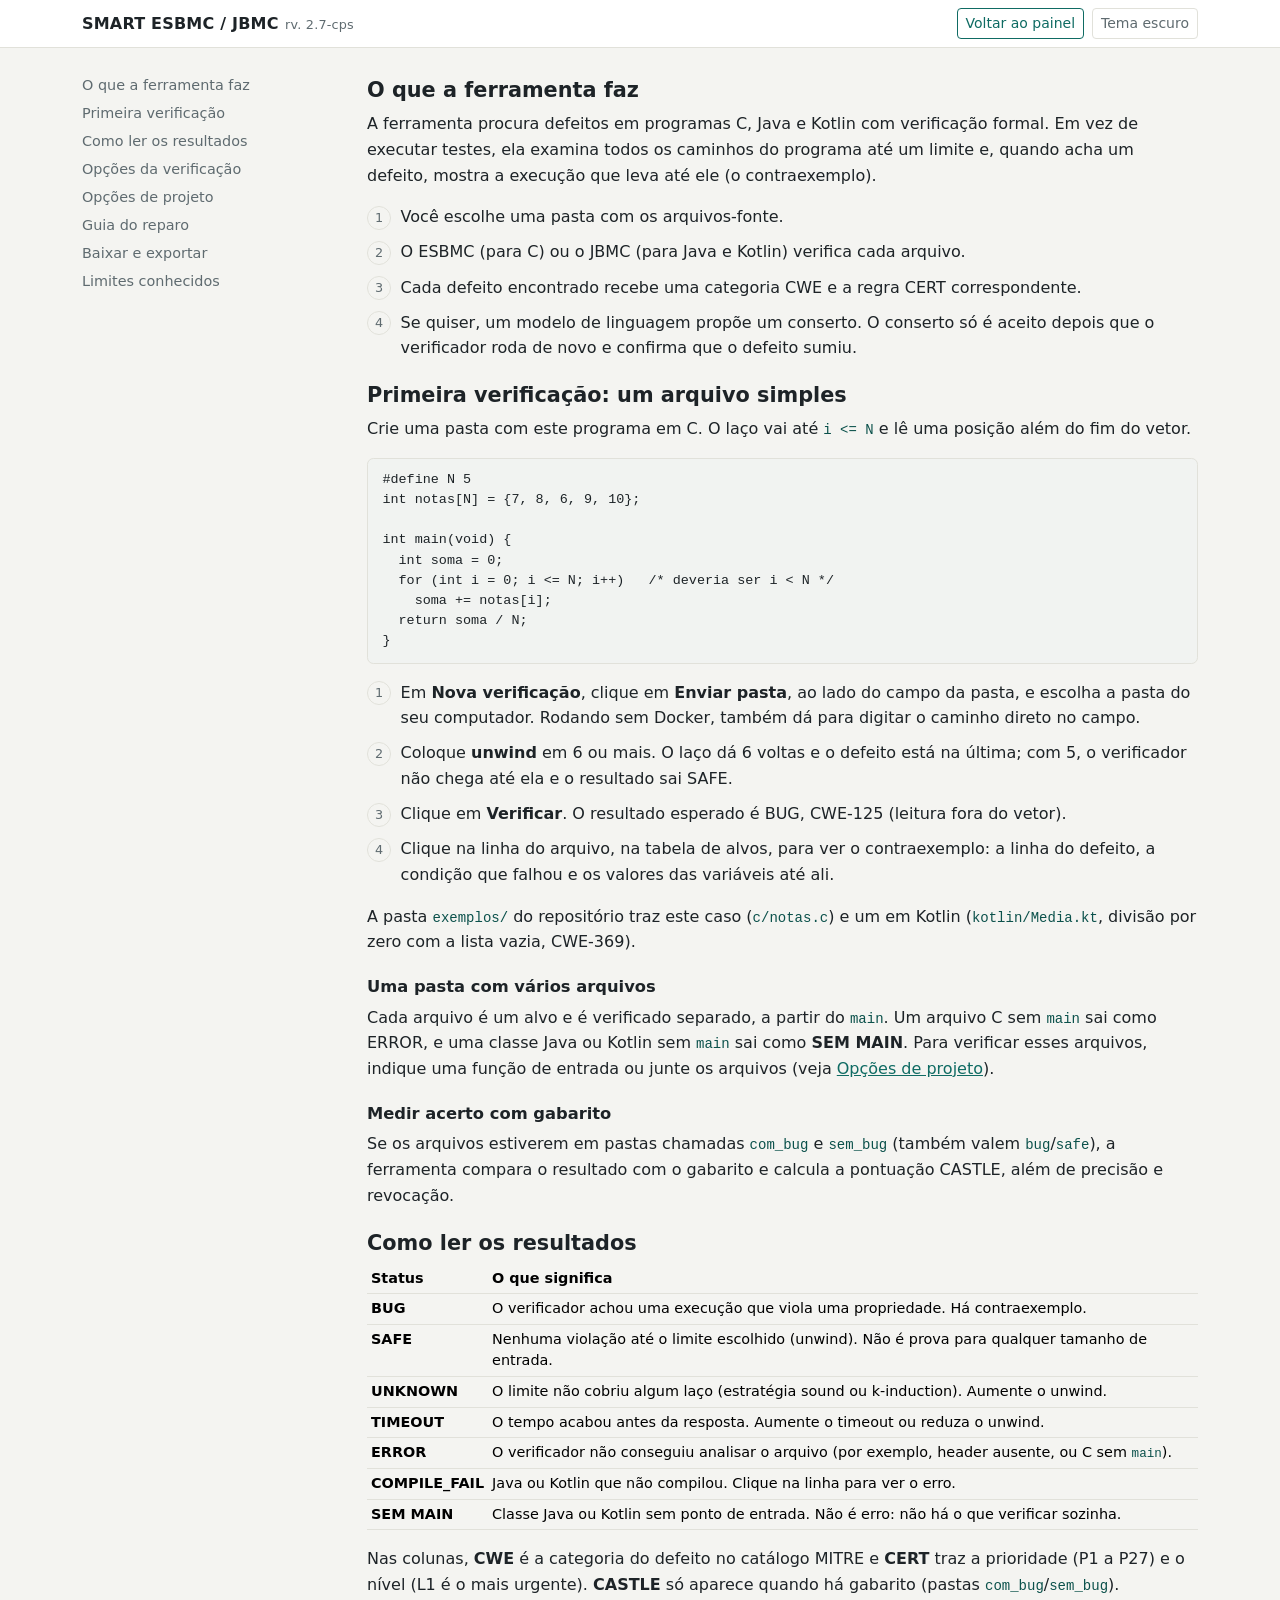
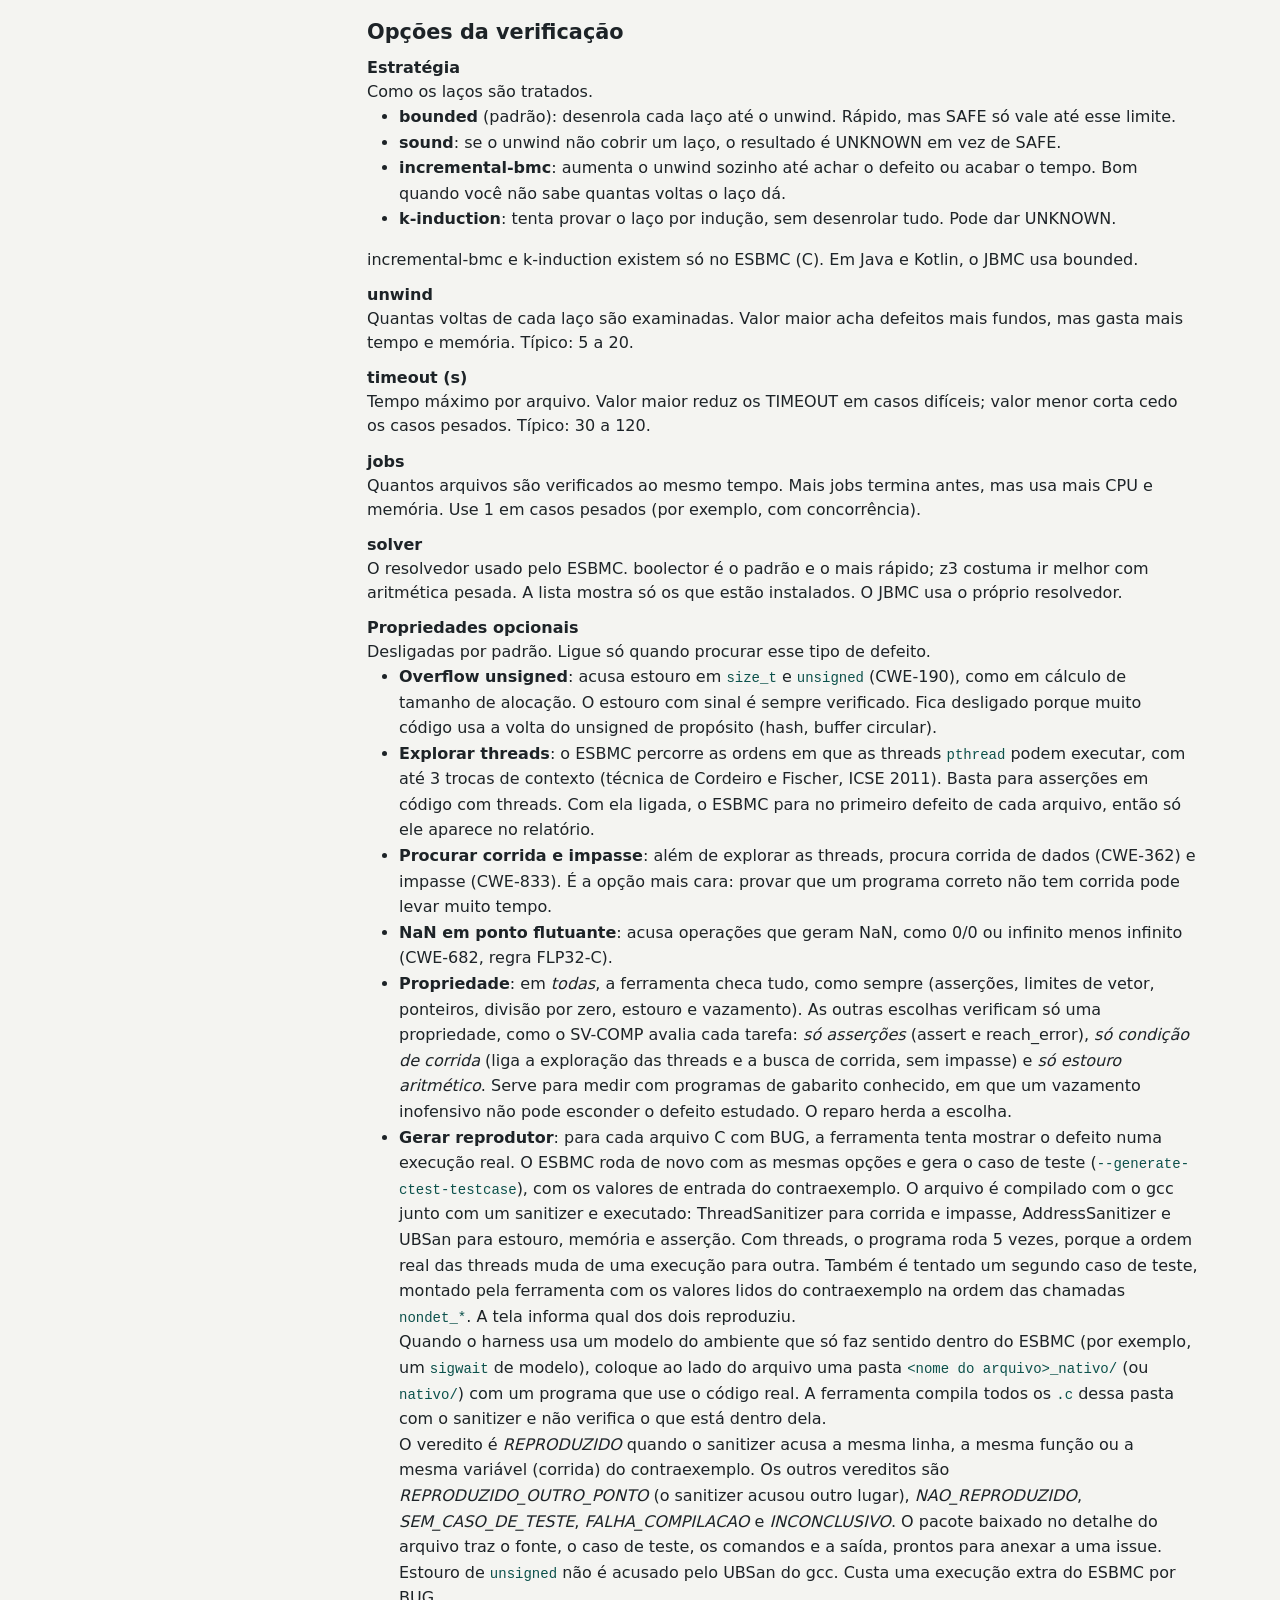
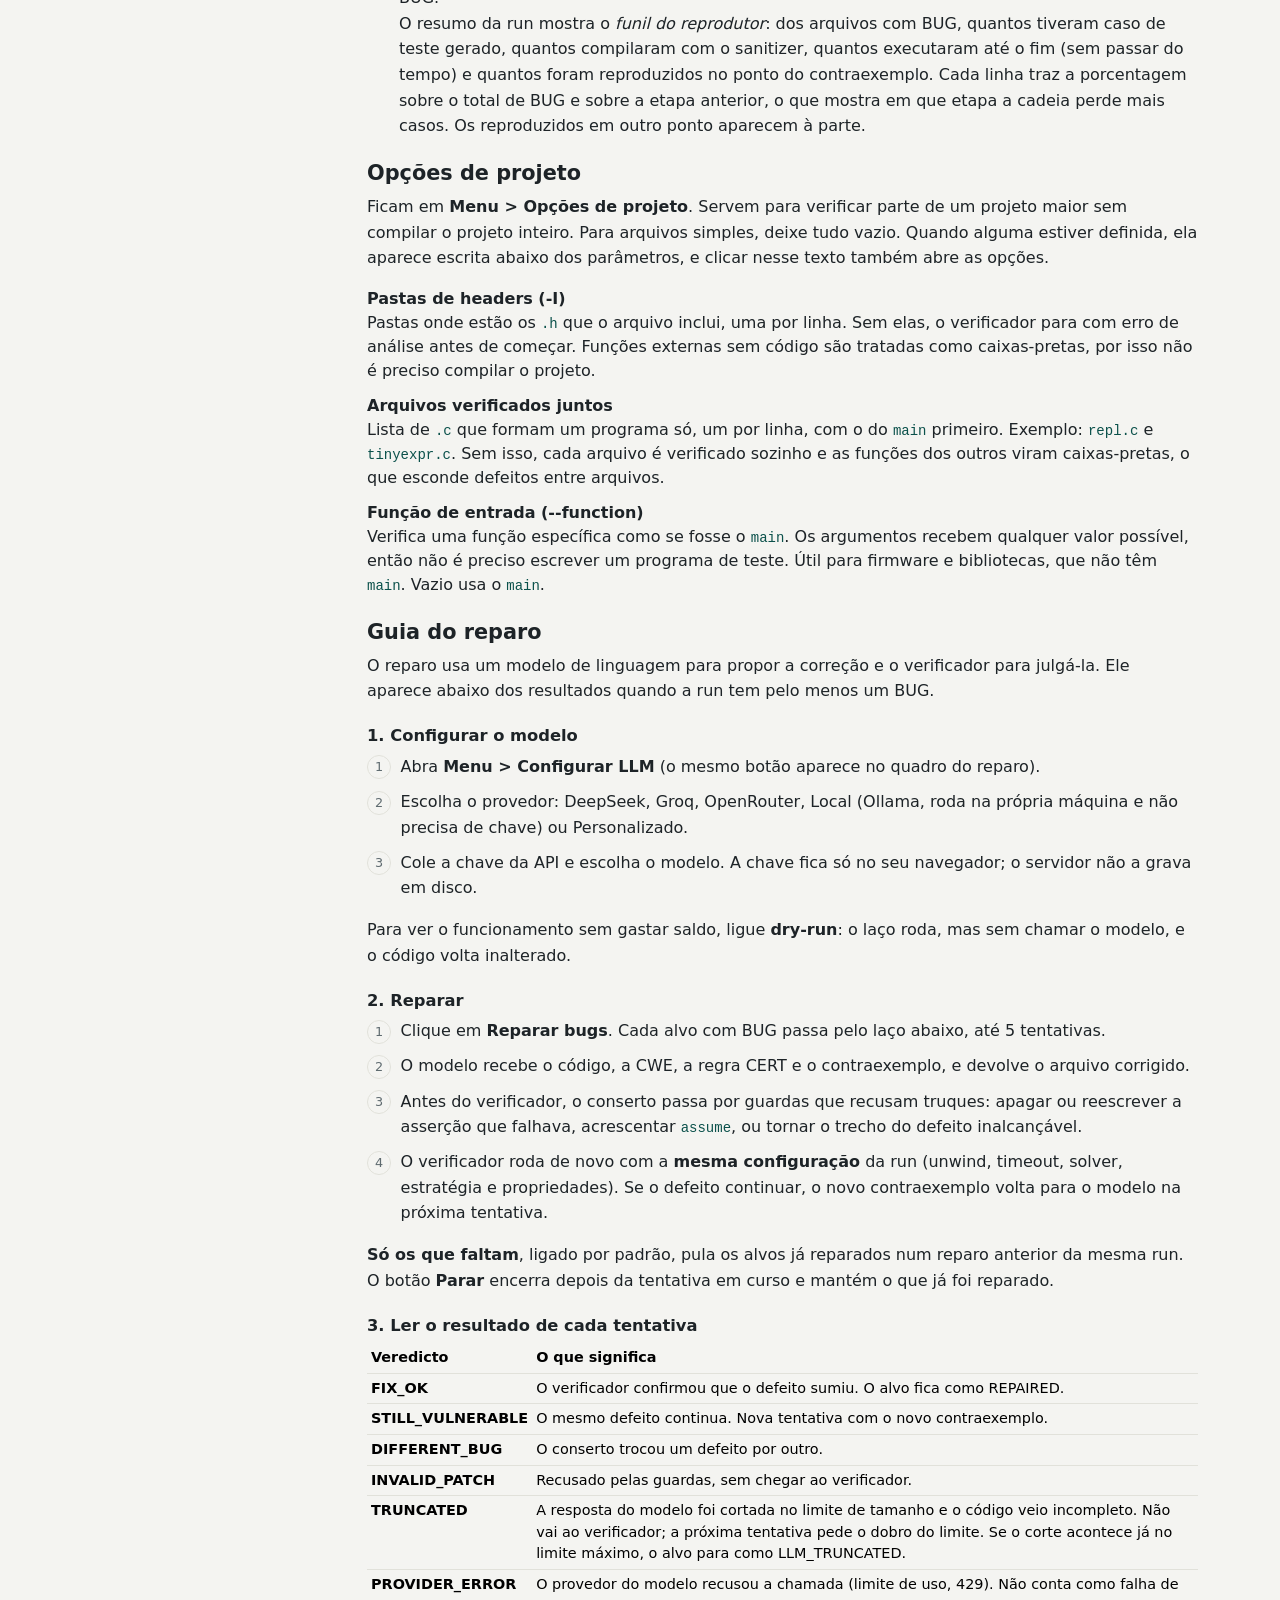
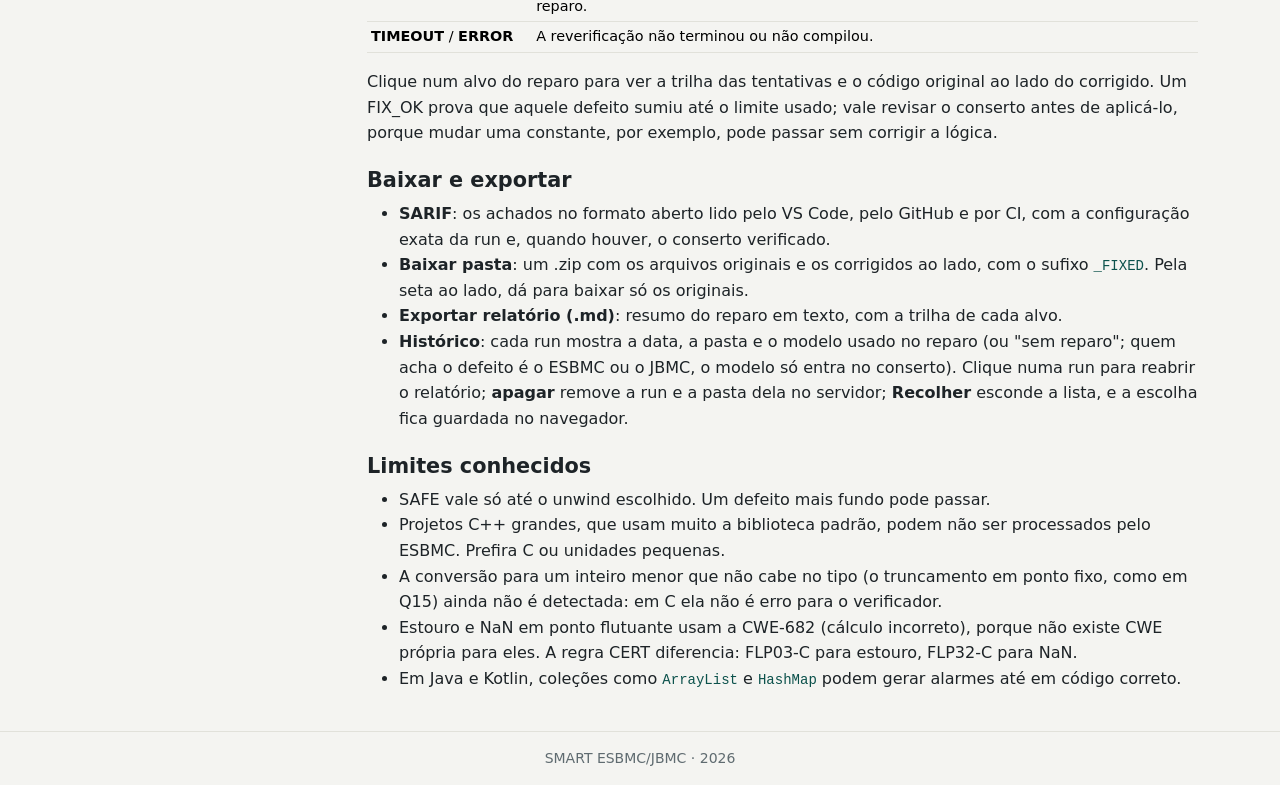
<file: frontend/help.html>
<!doctype html>
<html lang="pt-BR" data-bs-theme="light">
<head>
  <meta charset="utf-8">
  <meta name="viewport" content="width=device-width, initial-scale=1">
  <title>Ajuda: SMART ESBMC / JBMC rv. 2.7-cps</title>
  <script src="js/tema.js?v=1"></script>
  <link href="vendor/bootstrap.min.css" rel="stylesheet">
  <link href="css/styles.css?v=25" rel="stylesheet">
  <style>
    .ajuda-indice { position: sticky; top: 1rem; font-size: .9rem; }
    .ajuda-indice a { display: block; padding: .2rem 0; color: var(--texto-suave); text-decoration: none; }
    .ajuda-indice a:hover { color: var(--marca); }
    .ajuda-texto h2 { font-size: 1.3rem; font-weight: 700; margin-top: 2.2rem; padding-top: .4rem; }
    .ajuda-texto h2:first-child { margin-top: 0; }
    .ajuda-texto h3 { font-size: 1.02rem; font-weight: 600; margin-top: 1.4rem; }
    .ajuda-texto p, .ajuda-texto li { line-height: 1.6; }
    .ajuda-texto pre {
      background: var(--codigo-fundo); border: 1px solid var(--borda); border-radius: .4rem;
      padding: .7rem .9rem; font-size: .84rem; color: var(--texto);
    }
    .ajuda-texto dt { font-weight: 600; margin-top: .7rem; }
    .ajuda-texto dd { margin-left: 0; color: var(--texto); }
    .ajuda-texto .table { font-size: .9rem; }
    .ajuda-texto code { color: var(--marca-forte); }
    .passos { counter-reset: passo; list-style: none; padding-left: 0; }
    .passos > li { counter-increment: passo; position: relative; padding-left: 2.1rem; margin-bottom: .6rem; }
    .passos > li::before {
      content: counter(passo); position: absolute; left: 0; top: .1rem;
      width: 1.5rem; height: 1.5rem; border-radius: 50%; border: 1px solid var(--borda);
      text-align: center; font-size: .8rem; line-height: 1.4rem; color: var(--texto-suave);
    }
    section { scroll-margin-top: 1rem; }
  </style>
</head>
<body>

<nav class="navbar app-bar py-2">
  <div class="container flex-wrap gap-2">
    <a class="marca text-decoration-none" href="/">SMART ESBMC / JBMC<span class="versao">rv. 2.7-cps</span></a>
    <div class="d-flex flex-wrap align-items-center gap-2">
      <a href="/" class="btn btn-sm btn-outline-primary">Voltar ao painel</a>
      <button type="button" class="btn btn-sm btn-discreto" data-tema-btn>Tema escuro</button>
    </div>
  </div>
</nav>

<main class="container py-4">
  <div class="row g-4">
    <aside class="col-lg-3 d-none d-lg-block">
      <nav class="ajuda-indice">
        <a href="#visao">O que a ferramenta faz</a>
        <a href="#primeiro">Primeira verificação</a>
        <a href="#resultados">Como ler os resultados</a>
        <a href="#opcoes">Opções da verificação</a>
        <a href="#projeto">Opções de projeto</a>
        <a href="#reparo">Guia do reparo</a>
        <a href="#exportar">Baixar e exportar</a>
        <a href="#limites">Limites conhecidos</a>
      </nav>
    </aside>

    <article class="col-lg-9 ajuda-texto">

      <section id="visao">
        <h2>O que a ferramenta faz</h2>
        <p>A ferramenta procura defeitos em programas C, Java e Kotlin com verificação formal. Em vez de
          executar testes, ela examina todos os caminhos do programa até um limite e, quando acha um
          defeito, mostra a execução que leva até ele (o contraexemplo).</p>
        <ol class="passos">
          <li>Você escolhe uma pasta com os arquivos-fonte.</li>
          <li>O ESBMC (para C) ou o JBMC (para Java e Kotlin) verifica cada arquivo.</li>
          <li>Cada defeito encontrado recebe uma categoria CWE e a regra CERT correspondente.</li>
          <li>Se quiser, um modelo de linguagem propõe um conserto. O conserto só é aceito depois que o
            verificador roda de novo e confirma que o defeito sumiu.</li>
        </ol>
      </section>

      <section id="primeiro">
        <h2>Primeira verificação: um arquivo simples</h2>
        <p>Crie uma pasta com este programa em C. O laço vai até <code>i &lt;= N</code> e lê uma posição
          além do fim do vetor.</p>
<pre>#define N 5
int notas[N] = {7, 8, 6, 9, 10};

int main(void) {
  int soma = 0;
  for (int i = 0; i &lt;= N; i++)   /* deveria ser i &lt; N */
    soma += notas[i];
  return soma / N;
}</pre>
        <ol class="passos">
          <li>Em <strong>Nova verificação</strong>, clique em <strong>Enviar pasta</strong>, ao lado do campo da
            pasta, e escolha a pasta do seu computador. Rodando sem Docker, também dá para digitar o caminho
            direto no campo.</li>
          <li>Coloque <strong>unwind</strong> em 6 ou mais. O laço dá 6 voltas e o defeito está na última; com
            5, o verificador não chega até ela e o resultado sai SAFE.</li>
          <li>Clique em <strong>Verificar</strong>. O resultado esperado é BUG, CWE-125 (leitura fora do
            vetor).</li>
          <li>Clique na linha do arquivo, na tabela de alvos, para ver o contraexemplo: a linha do
            defeito, a condição que falhou e os valores das variáveis até ali.</li>
        </ol>
        <p>A pasta <code>exemplos/</code> do repositório traz este caso (<code>c/notas.c</code>) e um em Kotlin
          (<code>kotlin/Media.kt</code>, divisão por zero com a lista vazia, CWE-369).</p>

        <h3>Uma pasta com vários arquivos</h3>
        <p>Cada arquivo é um alvo e é verificado separado, a partir do <code>main</code>. Um arquivo C sem
          <code>main</code> sai como ERROR, e uma classe Java ou Kotlin sem <code>main</code> sai como
          <strong>SEM MAIN</strong>. Para verificar esses arquivos, indique uma função de entrada ou junte os
          arquivos (veja <a href="#projeto">Opções de projeto</a>).</p>

        <h3>Medir acerto com gabarito</h3>
        <p>Se os arquivos estiverem em pastas chamadas <code>com_bug</code> e <code>sem_bug</code> (também
          valem <code>bug</code>/<code>safe</code>), a ferramenta compara o resultado com o gabarito e calcula
          a pontuação CASTLE, além de precisão e revocação.</p>
      </section>

      <section id="resultados">
        <h2>Como ler os resultados</h2>
        <table class="table table-sm">
          <thead><tr><th>Status</th><th>O que significa</th></tr></thead>
          <tbody>
            <tr><td><strong>BUG</strong></td><td>O verificador achou uma execução que viola uma propriedade. Há contraexemplo.</td></tr>
            <tr><td><strong>SAFE</strong></td><td>Nenhuma violação até o limite escolhido (unwind). Não é prova para qualquer tamanho de entrada.</td></tr>
            <tr><td><strong>UNKNOWN</strong></td><td>O limite não cobriu algum laço (estratégia sound ou k-induction). Aumente o unwind.</td></tr>
            <tr><td><strong>TIMEOUT</strong></td><td>O tempo acabou antes da resposta. Aumente o timeout ou reduza o unwind.</td></tr>
            <tr><td><strong>ERROR</strong></td><td>O verificador não conseguiu analisar o arquivo (por exemplo, header ausente, ou C sem <code>main</code>).</td></tr>
            <tr><td><strong>COMPILE_FAIL</strong></td><td>Java ou Kotlin que não compilou. Clique na linha para ver o erro.</td></tr>
            <tr><td><strong>SEM MAIN</strong></td><td>Classe Java ou Kotlin sem ponto de entrada. Não é erro: não há o que verificar sozinha.</td></tr>
          </tbody>
        </table>
        <p>Nas colunas, <strong>CWE</strong> é a categoria do defeito no catálogo MITRE e <strong>CERT</strong>
          traz a prioridade (P1 a P27) e o nível (L1 é o mais urgente). <strong>CASTLE</strong> só aparece
          quando há gabarito (pastas <code>com_bug</code>/<code>sem_bug</code>).</p>
      </section>

      <section id="opcoes">
        <h2>Opções da verificação</h2>
        <dl>
          <dt>Estratégia</dt>
          <dd>Como os laços são tratados.
            <ul>
              <li><strong>bounded</strong> (padrão): desenrola cada laço até o unwind. Rápido, mas SAFE só vale até esse limite.</li>
              <li><strong>sound</strong>: se o unwind não cobrir um laço, o resultado é UNKNOWN em vez de SAFE.</li>
              <li><strong>incremental-bmc</strong>: aumenta o unwind sozinho até achar o defeito ou acabar o tempo. Bom quando você não sabe quantas voltas o laço dá.</li>
              <li><strong>k-induction</strong>: tenta provar o laço por indução, sem desenrolar tudo. Pode dar UNKNOWN.</li>
            </ul>
            incremental-bmc e k-induction existem só no ESBMC (C). Em Java e Kotlin, o JBMC usa bounded.</dd>

          <dt>unwind</dt>
          <dd>Quantas voltas de cada laço são examinadas. Valor maior acha defeitos mais fundos, mas gasta mais
            tempo e memória. Típico: 5 a 20.</dd>

          <dt>timeout (s)</dt>
          <dd>Tempo máximo por arquivo. Valor maior reduz os TIMEOUT em casos difíceis; valor menor corta cedo
            os casos pesados. Típico: 30 a 120.</dd>

          <dt>jobs</dt>
          <dd>Quantos arquivos são verificados ao mesmo tempo. Mais jobs termina antes, mas usa mais CPU e
            memória. Use 1 em casos pesados (por exemplo, com concorrência).</dd>

          <dt>solver</dt>
          <dd>O resolvedor usado pelo ESBMC. boolector é o padrão e o mais rápido; z3 costuma ir melhor com
            aritmética pesada. A lista mostra só os que estão instalados. O JBMC usa o próprio resolvedor.</dd>

          <dt>Propriedades opcionais</dt>
          <dd>Desligadas por padrão. Ligue só quando procurar esse tipo de defeito.
            <ul>
              <li><strong>Overflow unsigned</strong>: acusa estouro em <code>size_t</code> e <code>unsigned</code>
                (CWE-190), como em cálculo de tamanho de alocação. O estouro com sinal é sempre verificado.
                Fica desligado porque muito código usa a volta do unsigned de propósito (hash, buffer circular).</li>
              <li><strong>Explorar threads</strong>: o ESBMC percorre as ordens em que as threads
                <code>pthread</code> podem executar, com até 3 trocas de contexto (técnica de Cordeiro e
                Fischer, ICSE 2011). Basta para asserções em código com threads. Com ela ligada, o ESBMC
                para no primeiro defeito de cada arquivo, então só ele aparece no relatório.</li>
              <li><strong>Procurar corrida e impasse</strong>: além de explorar as threads, procura corrida
                de dados (CWE-362) e impasse (CWE-833). É a opção mais cara: provar que um programa
                correto não tem corrida pode levar muito tempo.</li>
              <li><strong>NaN em ponto flutuante</strong>: acusa operações que geram NaN, como 0/0 ou
                infinito menos infinito (CWE-682, regra FLP32-C).</li>
              <li><strong>Propriedade</strong>: em <em>todas</em>, a ferramenta checa tudo, como sempre
                (asserções, limites de vetor, ponteiros, divisão por zero, estouro e vazamento). As outras
                escolhas verificam só uma propriedade, como o SV-COMP avalia cada tarefa:
                <em>só asserções</em> (assert e reach_error), <em>só condição de corrida</em> (liga a
                exploração das threads e a busca de corrida, sem impasse) e <em>só estouro aritmético</em>.
                Serve para medir com programas de gabarito conhecido, em que um vazamento inofensivo não
                pode esconder o defeito estudado. O reparo herda a escolha.</li>
              <li><strong>Gerar reprodutor</strong>: para cada arquivo C com BUG, a ferramenta tenta mostrar
                o defeito numa execução real. O ESBMC roda de novo com as mesmas opções e gera o caso de
                teste (<code>--generate-ctest-testcase</code>), com os valores de entrada do
                contraexemplo. O arquivo é compilado com o gcc junto com um sanitizer e executado:
                ThreadSanitizer para corrida e impasse, AddressSanitizer e UBSan para estouro, memória e
                asserção. Com threads, o programa roda 5 vezes, porque a ordem real das threads muda de
                uma execução para outra. Também é tentado um segundo caso de teste, montado pela
                ferramenta com os valores lidos do contraexemplo na ordem das chamadas
                <code>nondet_*</code>. A tela informa qual dos dois reproduziu.
                <br>Quando o harness usa um modelo do ambiente que só faz sentido dentro do ESBMC (por
                exemplo, um <code>sigwait</code> de modelo), coloque ao lado do arquivo uma pasta
                <code>&lt;nome do arquivo&gt;_nativo/</code> (ou <code>nativo/</code>) com um programa que
                use o código real. A ferramenta compila todos os <code>.c</code> dessa pasta com o
                sanitizer e não verifica o que está dentro dela.
                <br>O veredito é <em>REPRODUZIDO</em> quando o sanitizer acusa a mesma linha, a mesma função
                ou a mesma variável (corrida) do contraexemplo. Os outros vereditos são <em>REPRODUZIDO_OUTRO_PONTO</em>
                (o sanitizer acusou outro lugar), <em>NAO_REPRODUZIDO</em>, <em>SEM_CASO_DE_TESTE</em>,
                <em>FALHA_COMPILACAO</em> e <em>INCONCLUSIVO</em>. O pacote baixado no detalhe do arquivo
                traz o fonte, o caso de teste, os comandos e a saída, prontos para anexar a uma issue.
                Estouro de <code>unsigned</code> não é acusado pelo UBSan do gcc. Custa uma execução extra
                do ESBMC por BUG.
                <br>O resumo da run mostra o <em>funil do reprodutor</em>: dos arquivos com BUG, quantos
                tiveram caso de teste gerado, quantos compilaram com o sanitizer, quantos executaram até o
                fim (sem passar do tempo) e quantos foram reproduzidos no ponto do contraexemplo. Cada
                linha traz a porcentagem sobre o total de BUG e sobre a etapa anterior, o que mostra em
                que etapa a cadeia perde mais casos. Os reproduzidos em outro ponto aparecem à parte.</li>
            </ul></dd>
        </dl>
      </section>

      <section id="projeto">
        <h2>Opções de projeto</h2>
        <p>Ficam em <strong>Menu &gt; Opções de projeto</strong>. Servem para verificar parte de um projeto
          maior sem compilar o projeto inteiro. Para arquivos simples, deixe tudo vazio. Quando alguma
          estiver definida, ela aparece escrita abaixo dos parâmetros, e clicar nesse texto também abre as
          opções.</p>
        <dl>
          <dt>Pastas de headers (-I)</dt>
          <dd>Pastas onde estão os <code>.h</code> que o arquivo inclui, uma por linha. Sem elas, o
            verificador para com erro de análise antes de começar. Funções externas sem código são tratadas
            como caixas-pretas, por isso não é preciso compilar o projeto.</dd>

          <dt>Arquivos verificados juntos</dt>
          <dd>Lista de <code>.c</code> que formam um programa só, um por linha, com o do <code>main</code>
            primeiro. Exemplo: <code>repl.c</code> e <code>tinyexpr.c</code>. Sem isso, cada arquivo é verificado
            sozinho e as funções dos outros viram caixas-pretas, o que esconde defeitos entre arquivos.</dd>

          <dt>Função de entrada (--function)</dt>
          <dd>Verifica uma função específica como se fosse o <code>main</code>. Os argumentos recebem qualquer
            valor possível, então não é preciso escrever um programa de teste. Útil para firmware e
            bibliotecas, que não têm <code>main</code>. Vazio usa o <code>main</code>.</dd>
        </dl>
      </section>

      <section id="reparo">
        <h2>Guia do reparo</h2>
        <p>O reparo usa um modelo de linguagem para propor a correção e o verificador para julgá-la. Ele
          aparece abaixo dos resultados quando a run tem pelo menos um BUG.</p>

        <h3>1. Configurar o modelo</h3>
        <ol class="passos">
          <li>Abra <strong>Menu &gt; Configurar LLM</strong> (o mesmo botão aparece no quadro do reparo).</li>
          <li>Escolha o provedor: DeepSeek, Groq, OpenRouter, Local (Ollama, roda na própria máquina e não
            precisa de chave) ou Personalizado.</li>
          <li>Cole a chave da API e escolha o modelo. A chave fica só no seu navegador; o servidor não a grava
            em disco.</li>
        </ol>
        <p>Para ver o funcionamento sem gastar saldo, ligue <strong>dry-run</strong>: o laço roda, mas sem
          chamar o modelo, e o código volta inalterado.</p>

        <h3>2. Reparar</h3>
        <ol class="passos">
          <li>Clique em <strong>Reparar bugs</strong>. Cada alvo com BUG passa pelo laço abaixo, até 5 tentativas.</li>
          <li>O modelo recebe o código, a CWE, a regra CERT e o contraexemplo, e devolve o arquivo corrigido.</li>
          <li>Antes do verificador, o conserto passa por guardas que recusam truques: apagar ou reescrever a
            asserção que falhava, acrescentar <code>assume</code>, ou tornar o trecho do defeito inalcançável.</li>
          <li>O verificador roda de novo com a <strong>mesma configuração</strong> da run (unwind, timeout,
            solver, estratégia e propriedades). Se o defeito continuar, o novo contraexemplo volta para o
            modelo na próxima tentativa.</li>
        </ol>
        <p><strong>Só os que faltam</strong>, ligado por padrão, pula os alvos já reparados num reparo
          anterior da mesma run. O botão <strong>Parar</strong> encerra depois da tentativa em curso e mantém
          o que já foi reparado.</p>

        <h3>3. Ler o resultado de cada tentativa</h3>
        <table class="table table-sm">
          <thead><tr><th>Veredicto</th><th>O que significa</th></tr></thead>
          <tbody>
            <tr><td><strong>FIX_OK</strong></td><td>O verificador confirmou que o defeito sumiu. O alvo fica como REPAIRED.</td></tr>
            <tr><td><strong>STILL_VULNERABLE</strong></td><td>O mesmo defeito continua. Nova tentativa com o novo contraexemplo.</td></tr>
            <tr><td><strong>DIFFERENT_BUG</strong></td><td>O conserto trocou um defeito por outro.</td></tr>
            <tr><td><strong>INVALID_PATCH</strong></td><td>Recusado pelas guardas, sem chegar ao verificador.</td></tr>
            <tr><td><strong>TRUNCATED</strong></td><td>A resposta do modelo foi cortada no limite de tamanho e o código veio incompleto. Não vai ao verificador; a próxima tentativa pede o dobro do limite. Se o corte acontece já no limite máximo, o alvo para como LLM_TRUNCATED.</td></tr>
            <tr><td><strong>PROVIDER_ERROR</strong></td><td>O provedor do modelo recusou a chamada (limite de uso, 429). Não conta como falha de reparo.</td></tr>
            <tr><td><strong>TIMEOUT</strong> / <strong>ERROR</strong></td><td>A reverificação não terminou ou não compilou.</td></tr>
          </tbody>
        </table>
        <p>Clique num alvo do reparo para ver a trilha das tentativas e o código original ao lado do corrigido.
          Um FIX_OK prova que aquele defeito sumiu até o limite usado; vale revisar o conserto antes de
          aplicá-lo, porque mudar uma constante, por exemplo, pode passar sem corrigir a lógica.</p>
      </section>

      <section id="exportar">
        <h2>Baixar e exportar</h2>
        <ul>
          <li><strong>SARIF</strong>: os achados no formato aberto lido pelo VS Code, pelo GitHub e por CI, com a
            configuração exata da run e, quando houver, o conserto verificado.</li>
          <li><strong>Baixar pasta</strong>: um .zip com os arquivos originais e os corrigidos ao lado, com o
            sufixo <code>_FIXED</code>. Pela seta ao lado, dá para baixar só os originais.</li>
          <li><strong>Exportar relatório (.md)</strong>: resumo do reparo em texto, com a trilha de cada alvo.</li>
          <li><strong>Histórico</strong>: cada run mostra a data, a pasta e o modelo usado no reparo (ou "sem
            reparo"; quem acha o defeito é o ESBMC ou o JBMC, o modelo só entra no conserto). Clique numa run
            para reabrir o relatório; <strong>apagar</strong> remove a run e a pasta dela no servidor;
            <strong>Recolher</strong> esconde a lista, e a escolha fica guardada no navegador.</li>
        </ul>
      </section>

      <section id="limites">
        <h2>Limites conhecidos</h2>
        <ul>
          <li>SAFE vale só até o unwind escolhido. Um defeito mais fundo pode passar.</li>
          <li>Projetos C++ grandes, que usam muito a biblioteca padrão, podem não ser processados pelo
            ESBMC. Prefira C ou unidades pequenas.</li>
          <li>A conversão para um inteiro menor que não cabe no tipo (o truncamento em ponto fixo, como em
            Q15) ainda não é detectada: em C ela não é erro para o verificador.</li>
          <li>Estouro e NaN em ponto flutuante usam a CWE-682 (cálculo incorreto), porque não existe CWE
            própria para eles. A regra CERT diferencia: FLP03-C para estouro, FLP32-C para NaN.</li>
          <li>Em Java e Kotlin, coleções como <code>ArrayList</code> e <code>HashMap</code> podem gerar alarmes
            até em código correto.</li>
        </ul>
      </section>

    </article>
  </div>
</main>

<footer class="text-center text-muted small py-3 border-top">
  SMART ESBMC/JBMC · 2026
</footer>
</body>
</html>
</file>
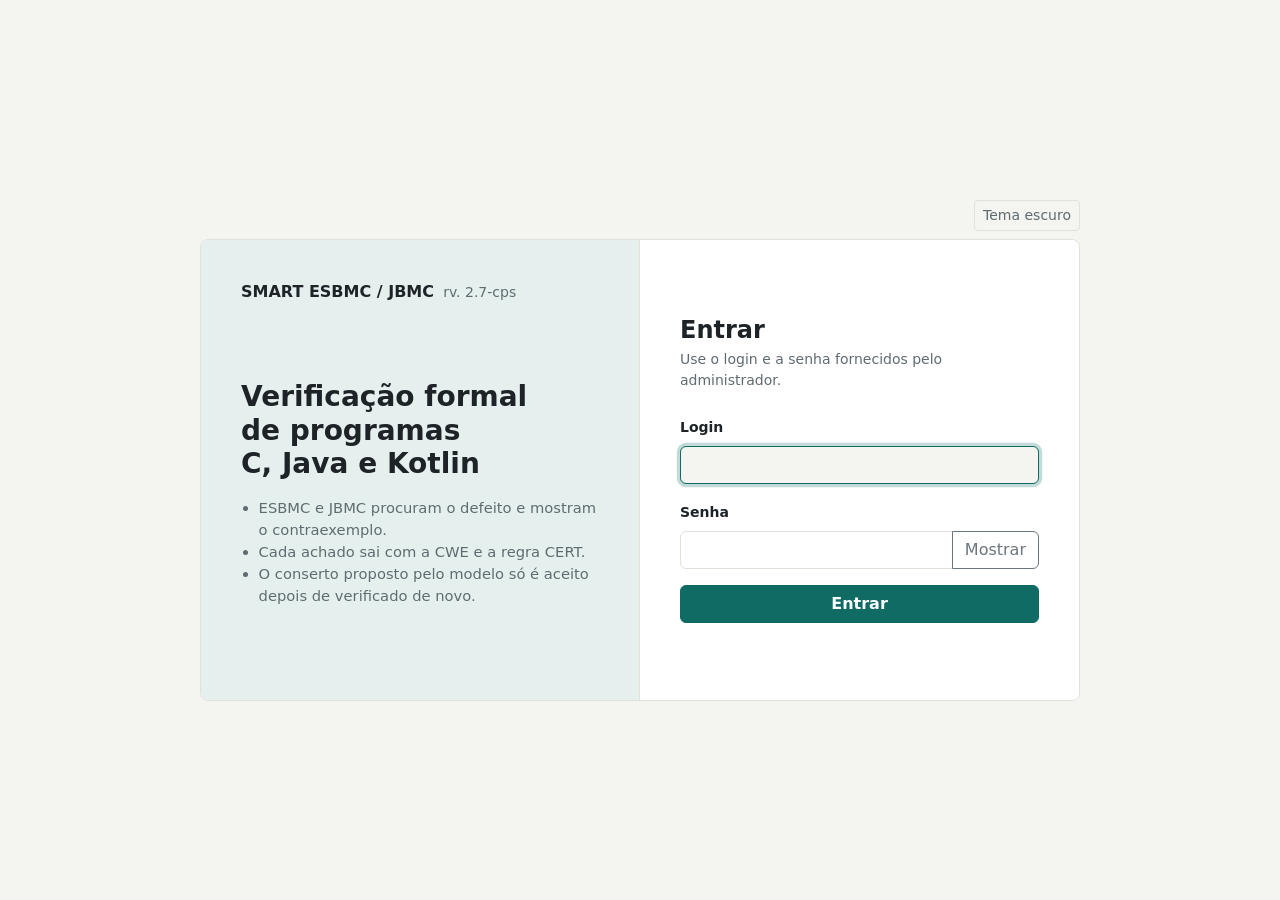
<file: frontend/login.html>
<!doctype html>
<html lang="pt-BR" data-bs-theme="light">
<head>
  <meta charset="utf-8">
  <meta name="viewport" content="width=device-width, initial-scale=1">
  <title>Entrar: SMART ESBMC / JBMC rv. 2.7-cps</title>
  <script src="js/tema.js?v=1"></script>
  <link href="vendor/bootstrap.min.css" rel="stylesheet">
  <link href="css/styles.css?v=14" rel="stylesheet">
  <style>
    html, body { height: 100%; }
    .login-card { max-width: 880px; margin: auto; overflow: hidden; }
    /* A altura mínima vai na ROW, não no card: no card ela sobrava como faixa
       abaixo das colunas, que só crescem até o próprio conteúdo. */
    .login-card > .row { min-height: 460px; }
    .login-lado {
      background: var(--marca-suave);
      border-right: 1px solid var(--borda);
      padding: 2.5rem;
    }
    .login-lado h1 { font-weight: 700; color: var(--texto); text-wrap: balance; }
    .login-lado p { color: var(--texto-suave); }
    .login-lado ul { color: var(--texto-suave); padding-left: 1.1rem; font-size: .92rem; }
    .login-form-col { padding: 2.5rem; background: var(--superficie); }
    @media (max-width: 767.98px) {
      .login-lado { border-right: 0; border-bottom: 1px solid var(--borda); padding: 1.75rem; }
      .login-form-col { padding: 1.75rem; }
    }
  </style>
</head>
<body class="d-flex align-items-center">

<main class="container py-4 w-100">
  <div class="d-flex justify-content-end mb-2" style="max-width:880px;margin:auto">
    <button type="button" class="btn btn-sm btn-discreto" data-tema-btn>Tema escuro</button>
  </div>
  <div class="card login-card">
    <div class="row g-0">

      <div class="col-md-6 login-lado d-flex flex-column">
        <div class="mb-4">
          <span class="fw-bold">SMART ESBMC / JBMC</span>
          <span class="text-body-secondary small ms-1">rv. 2.7-cps</span>
        </div>
        <div class="my-auto">
          <h1 class="mb-3 fs-3">Verificação formal de programas C, Java e Kotlin</h1>
          <ul class="mb-0">
            <li>ESBMC e JBMC procuram o defeito e mostram o contraexemplo.</li>
            <li>Cada achado sai com a CWE e a regra CERT.</li>
            <li>O conserto proposto pelo modelo só é aceito depois de verificado de novo.</li>
          </ul>
        </div>
      </div>

      <div class="col-md-6 login-form-col d-flex flex-column justify-content-center">
        <h2 class="fs-4 fw-bold mb-1">Entrar</h2>
        <p class="text-body-secondary small mb-4">Use o login e a senha fornecidos pelo administrador.</p>
        <form id="login-form" autocomplete="on">
          <div class="mb-3">
            <label class="form-label small fw-semibold" for="f-login">Login</label>
            <input type="text" class="form-control" id="f-login" name="login"
                   required autofocus autocomplete="username">
          </div>

          <div class="mb-3">
            <label class="form-label small fw-semibold" for="f-password">Senha</label>
            <div class="input-group">
              <input type="password" class="form-control" id="f-password" name="password"
                     required autocomplete="current-password">
              <button class="btn btn-outline-secondary" type="button" id="btn-toggle-pw"
                      title="Mostrar/ocultar senha">
                Mostrar
              </button>
            </div>
          </div>

          <div id="login-error" class="alert alert-danger py-2 small d-none" role="alert"></div>

          <button id="btn-submit" type="submit" class="btn btn-primary w-100 fw-semibold">
            Entrar
          </button>
        </form>
      </div>
    </div>
  </div>
</main>

<script>
  const form = document.getElementById("login-form");
  const errBox = document.getElementById("login-error");
  const btn = document.getElementById("btn-submit");
  const fPw = document.getElementById("f-password");
  const tog = document.getElementById("btn-toggle-pw");

  tog.addEventListener("click", () => {
    fPw.type = fPw.type === "password" ? "text" : "password";
    tog.textContent = fPw.type === "password" ? "Mostrar" : "Ocultar";
  });

  form.addEventListener("submit", async (ev) => {
    ev.preventDefault();
    errBox.classList.add("d-none");
    btn.disabled = true;
    btn.innerHTML = '<span class="spinner-border spinner-border-sm me-2"></span> Entrando…';

    try {
      const r = await fetch("/api/auth/login", {
        method: "POST",
        headers: { "Content-Type": "application/json" },
        credentials: "same-origin",
        body: JSON.stringify({
          login: document.getElementById("f-login").value.trim(),
          password: fPw.value,
        }),
      });
      const data = await r.json().catch(() => ({}));
      if (!r.ok) throw new Error(data.detail || ("HTTP " + r.status));

      // Sucesso → para a SPA principal (se vier de ?next=/algo, respeita).
      const params = new URLSearchParams(location.search);
      location.href = params.get("next") || "/";
    } catch (e) {
      errBox.textContent = e.message || "Falha ao entrar";
      errBox.classList.remove("d-none");
      btn.disabled = false;
      btn.innerHTML = 'Entrar';
    }
  });
</script>
</body>
</html>
</file>
<file: frontend/css/styles.css>
/* SMART ESBMC/JBMC: tema claro e escuro.
   Cor da marca em verde-petróleo sobre fundo neutro. Todas as cores saem das
   variáveis abaixo, para os dois temas ficarem no mesmo lugar. */

:root,
[data-bs-theme="light"] {
  --marca: #0f6b63;
  --marca-forte: #0b514b;
  --marca-suave: #e5f0ee;
  --fundo: #f4f4f1;
  --superficie: #ffffff;
  --borda: #e1e1da;
  --texto: #1d2327;
  --texto-suave: #5f6b70;
  --codigo-fundo: #f1f3f1;
  --codigo-ok: #ebf6ee;
  --codigo-ok-borda: #bfdcc8;
  --campo: #ffffff;
  --tom-bom: #2e6b4f;
  --tom-ruim: #9a3d3d;
  --tom-aviso: #876a1e;

  --bs-body-bg: var(--fundo);
  --bs-body-color: var(--texto);
  --bs-secondary-color: var(--texto-suave);
  --bs-border-color: var(--borda);
  --bs-primary: var(--marca);
  --bs-primary-rgb: 15, 107, 99;
  --bs-link-color: var(--marca);
  --bs-link-color-rgb: 15, 107, 99;
  --bs-link-hover-color: var(--marca-forte);
  --bs-link-hover-color-rgb: 11, 81, 75;
  --bs-focus-ring-color: rgba(15, 107, 99, .25);
}

[data-bs-theme="dark"] {
  --marca: #5bb5a9;
  --marca-forte: #7fcabf;
  --marca-suave: #1d3330;
  --fundo: #131719;
  --superficie: #1b2124;
  --borda: #2c3438;
  --texto: #e3e7e5;
  --texto-suave: #9aa6a9;
  --codigo-fundo: #161b1d;
  --codigo-ok: #172a22;
  --codigo-ok-borda: #2d5240;
  --campo: #131719;
  --tom-bom: #7fb89b;
  --tom-ruim: #d48c8c;
  --tom-aviso: #cdb26e;

  --bs-body-bg: var(--fundo);
  --bs-body-color: var(--texto);
  --bs-secondary-color: var(--texto-suave);
  --bs-border-color: var(--borda);
  --bs-primary: var(--marca);
  --bs-primary-rgb: 91, 181, 169;
  --bs-link-color: var(--marca);
  --bs-link-color-rgb: 91, 181, 169;
  --bs-link-hover-color: var(--marca-forte);
  --bs-link-hover-color-rgb: 127, 202, 191;
  --bs-focus-ring-color: rgba(91, 181, 169, .3);
}

body {
  background-color: var(--fundo);
  color: var(--texto);
}

/* ---------- barra superior ---------- */
.app-bar {
  background: var(--superficie);
  border-bottom: 1px solid var(--borda);
}
.app-bar .marca {
  color: var(--texto);
  font-weight: 700;
  letter-spacing: .2px;
}
.app-bar .marca .versao {
  color: var(--texto-suave);
  font-weight: 500;
  font-size: .8rem;
  margin-left: .4rem;
}

/* Ambiente na barra: ponto colorido antes do estado do servidor */
.amb-status::before {
  content: "";
  display: inline-block;
  width: .5rem;
  height: .5rem;
  margin-right: .35rem;
  border-radius: 50%;
  background: currentColor;
  vertical-align: .05rem;
}
/* Caixa "em uso": só aparece com verificador ou compilador rodando */
.caixa-uso.ativa {
  padding: .15rem .55rem;
  border: 1px solid var(--marca);
  border-radius: .35rem;
  background: var(--marca-suave);
}
.caixa-uso .uso-nome { color: var(--marca); }
.caixa-uso .uso-sep {
  display: inline-block;
  width: 1px;
  height: .9em;
  margin: 0 .5rem;
  background: var(--borda);
  vertical-align: -.1em;
}

/* Ambiente e usuário juntos à direita, separados por um filete */
.app-bar .usuario {
  padding-left: 1rem;
  border-left: 1px solid var(--borda);
}
@media (max-width: 991.98px) {
  .ambiente { order: 3; width: 100%; margin-left: 0 !important; }
  .app-bar .usuario { margin-left: auto; padding-left: 0; border-left: 0; }
}

/* ---------- botões ---------- */
.btn-primary {
  --bs-btn-bg: var(--marca);
  --bs-btn-border-color: var(--marca);
  --bs-btn-color: #fff;
  --bs-btn-hover-bg: var(--marca-forte);
  --bs-btn-hover-border-color: var(--marca-forte);
  --bs-btn-hover-color: #fff;
  --bs-btn-active-bg: var(--marca-forte);
  --bs-btn-active-border-color: var(--marca-forte);
  --bs-btn-disabled-bg: var(--marca);
  --bs-btn-disabled-border-color: var(--marca);
}
[data-bs-theme="dark"] .btn-primary {
  --bs-btn-color: #0d1413;
  --bs-btn-hover-color: #0d1413;
  --bs-btn-active-color: #0d1413;
  --bs-btn-disabled-color: #0d1413;
}
.btn-outline-primary {
  --bs-btn-color: var(--marca);
  --bs-btn-border-color: var(--marca);
  --bs-btn-hover-bg: var(--marca);
  --bs-btn-hover-border-color: var(--marca);
  --bs-btn-hover-color: var(--superficie);
  --bs-btn-active-bg: var(--marca-forte);
  --bs-btn-active-border-color: var(--marca-forte);
  --bs-btn-active-color: var(--superficie);
}
.btn-discreto {
  --bs-btn-color: var(--texto-suave);
  --bs-btn-border-color: var(--borda);
  --bs-btn-hover-color: var(--texto);
  --bs-btn-hover-bg: var(--marca-suave);
  --bs-btn-hover-border-color: var(--borda);
}
#btn-run { min-width: 9rem; }

.text-primary { color: var(--marca) !important; }
.bg-primary { background-color: var(--marca) !important; }
.progress-bar.bg-primary { background-color: var(--marca) !important; }
.form-check-input:checked {
  background-color: var(--marca);
  border-color: var(--marca);
}
.form-control, .form-select { background-color: var(--campo); }
.form-control:focus, .form-select:focus, .form-check-input:focus {
  border-color: var(--marca);
  box-shadow: 0 0 0 .2rem var(--bs-focus-ring-color);
}

/* ---------- cartões ---------- */
.card {
  --bs-card-bg: var(--superficie);
  --bs-card-cap-bg: var(--superficie);
  border: 1px solid var(--borda);
  border-radius: .5rem;
}
.card.shadow-sm { box-shadow: none !important; }
.card-header { border-bottom: 1px solid var(--borda); }
.card-footer { background: var(--superficie); border-top: 1px solid var(--borda); }
.card-header.titulo {
  font-weight: 600;
  padding-top: .7rem;
  padding-bottom: .7rem;
}
.dica { color: var(--texto-suave); font-size: .85rem; font-weight: 400; }

/* Resumo da run: faixa única, números neutros, divisórias finas. */
.resumo {
  display: flex;
  flex-wrap: wrap;
  border: 1px solid var(--borda);
  border-radius: .5rem;
  background: var(--superficie);
  overflow: hidden;
}
.resumo-item {
  flex: 1 1 100px;
  display: flex;
  flex-direction: column;
  padding: .55rem .9rem;
  border-right: 1px solid var(--borda);
  margin-right: -1px;
}
.resumo-item .valor { font-size: 1.25rem; font-weight: 600; line-height: 1.25; color: var(--texto); }
.resumo-item .rotulo { font-size: .8rem; color: var(--texto-suave); }

/* funil do reprodutor: uma linha por etapa, barra cinza proporcional ao total de BUG */
.funil { max-width: 820px; }
.funil-linha { display: grid; grid-template-columns: 17rem 1fr 3rem 15rem; gap: .6rem;
  align-items: center; font-size: .85rem; padding: .1rem 0; }
.funil-rotulo { color: var(--texto); }
.funil-barra { height: .55rem; background: var(--borda, #ddd); border-radius: 2px; overflow: hidden; }
.funil-barra > span { display: block; height: 100%; background: var(--texto-suave); }
.funil-n { text-align: right; font-weight: 600; color: var(--texto); }
.funil-pct { color: var(--texto); }

.settings-dialog-largo { max-width: 560px; }
/* Lista de arquivos do pop-up de envio */
.envio-lista {
  max-height: 280px;
  overflow-y: auto;
  border: 1px solid var(--borda);
  border-radius: .4rem;
  padding: .4rem .6rem;
}
.envio-lista .form-check { margin-bottom: .2rem; }
.envio-lista code { font-size: .85rem; }

.border-dashed {
  border: 1px dashed var(--borda) !important;
  background: var(--marca-suave);
}

.tool-badge { font-weight: 500; }

/* ---------- listas e tabelas ---------- */
.table {
  --bs-table-bg: transparent;
  --bs-table-hover-bg: var(--marca-suave);
}
.target-row { cursor: pointer; }
.target-row.linha-aberta > td { background-color: var(--marca-suave); }
.history-item { cursor: pointer; background: var(--superficie); }
.history-item:hover { background-color: var(--marca-suave); }
.history-item.active {
  background-color: var(--marca-suave);
  border-color: var(--borda);
  border-left: 3px solid var(--marca);
  color: var(--texto);
}
/* Linha do histórico: run | data - hora | tipo | LLM | lixeira. Sem negrito. */
.hist-linha {
  display: grid;
  grid-template-columns: 9.5rem 10.5rem 6.5rem minmax(0, 1fr) auto;
  align-items: center;
  column-gap: 1rem;
  font-size: .9rem;
}
.hist-linha .hist-run { color: var(--texto-suave); font-size: .85rem; }
.hist-linha .hist-data { font-variant-numeric: tabular-nums; }
.hist-linha .hist-reparo { color: var(--texto-suave); font-size: .82rem; }
.hist-linha .hist-tipo, .hist-linha .hist-llm { color: var(--texto-suave); }
.history-item.active .hist-run { color: var(--texto); }
@media (max-width: 575.98px) {
  .hist-linha { grid-template-columns: 1fr auto; row-gap: .15rem; }
  .hist-linha .hist-run, .hist-linha .hist-data { grid-column: 1; }
  .hist-linha .hist-tipo, .hist-linha .hist-llm { grid-column: 1; font-size: .82rem; }
  .hist-linha .history-del { grid-column: 2; grid-row: 1; }
}

/* Selos de status: contorno e texto no tom, fundo transparente. */
.badge.selo {
  background: transparent;
  border: 1px solid currentColor;
  font-weight: 500;
}
.selo-bom { color: var(--tom-bom) !important; }
.selo-ruim { color: var(--tom-ruim) !important; }
.selo-aviso { color: var(--tom-aviso) !important; }
.selo-neutro { color: var(--texto-suave) !important; }
.tom-bom { color: var(--tom-bom); }
.tom-ruim { color: var(--tom-ruim); }
.tom-aviso { color: var(--tom-aviso); }

.history-del {
  color: var(--texto-suave);
  line-height: 1;
}
.history-del:hover { color: var(--tom-ruim); }

.explanation {
  background: var(--codigo-fundo);
  border: 1px solid var(--borda);
  border-radius: .4rem;
  padding: 12px;
  white-space: pre-wrap;
  font-size: .85rem;
  margin-bottom: 0;
  color: var(--texto);
}

#progress-bar { transition: width .15s linear; }
#repair-bar { transition: width .3s ease; }

/* Pop-up de configuração do LLM (overlay próprio, sem depender do JS do Bootstrap) */
.settings-overlay {
  position: fixed;
  inset: 0;
  z-index: 1080;
  background: rgba(10, 20, 20, .5);
  display: flex;
  align-items: flex-start;
  justify-content: center;
  padding: 4rem 1rem 1rem;
}
.settings-overlay.d-none { display: none !important; }
.settings-dialog {
  width: 100%;
  max-width: 460px;
}

/* Diff de reparo: código original vs. corrigido, lado a lado */
.code-pane {
  background: var(--codigo-fundo);
  border: 1px solid var(--borda);
  border-radius: .4rem;
  padding: 8px 10px;
  font-size: .78rem;
  line-height: 1.35;
  white-space: pre;
  overflow: auto;
  max-height: 360px;
  margin-bottom: 0;
  color: var(--texto);
}
.code-pane.code-fixed {
  background: var(--codigo-ok);
  border-color: var(--codigo-ok-borda);
}

/* Celular: o campo da pasta ganha a linha inteira e os botões descem. */
@media (max-width: 575.98px) {
  .pasta-grupo { flex-wrap: wrap; }
  .pasta-grupo > .form-control {
    flex: 1 1 100%;
    width: 100%;
    border-radius: var(--bs-border-radius) !important;
    margin-bottom: .4rem;
  }
  .pasta-grupo > .btn {
    flex: 1 1 0;
    border-radius: var(--bs-border-radius) !important;
    margin-left: 0 !important;
  }
  .pasta-grupo > .btn + .btn { margin-left: .4rem !important; }
}
</file>
